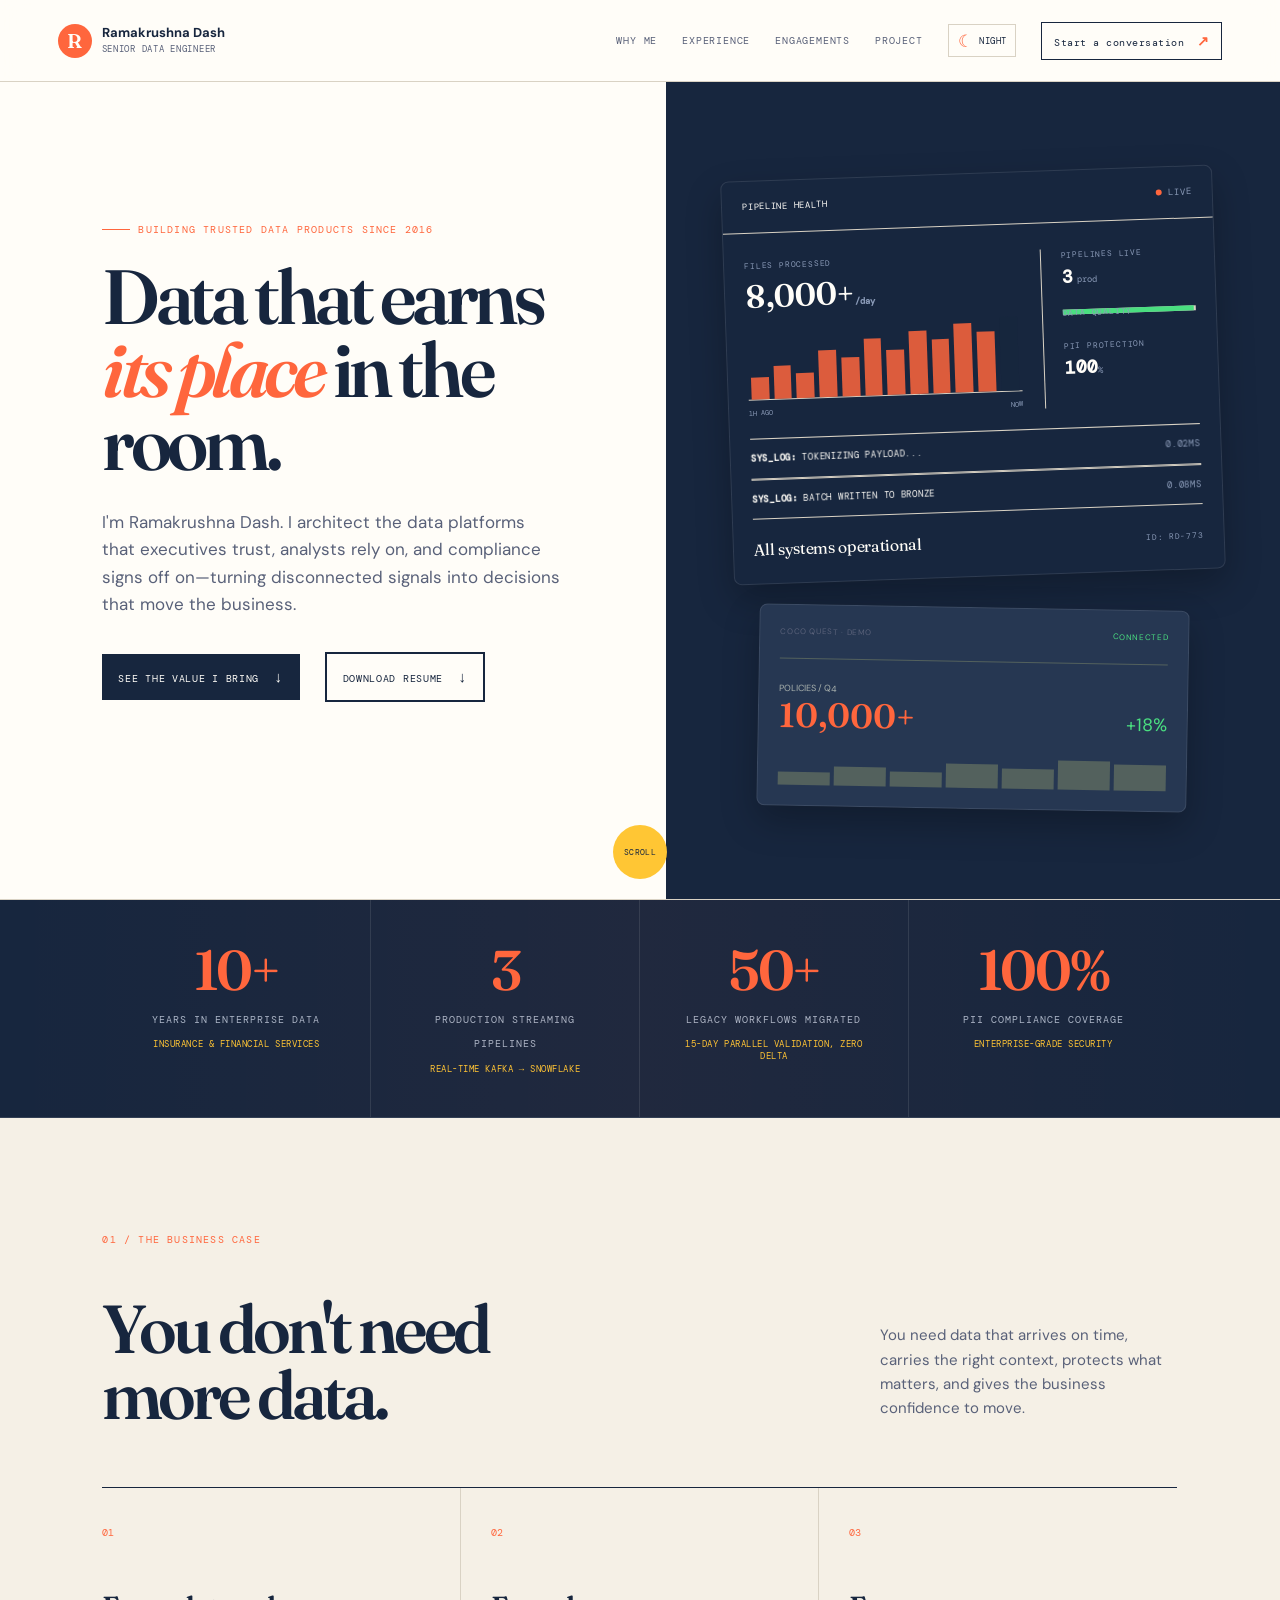
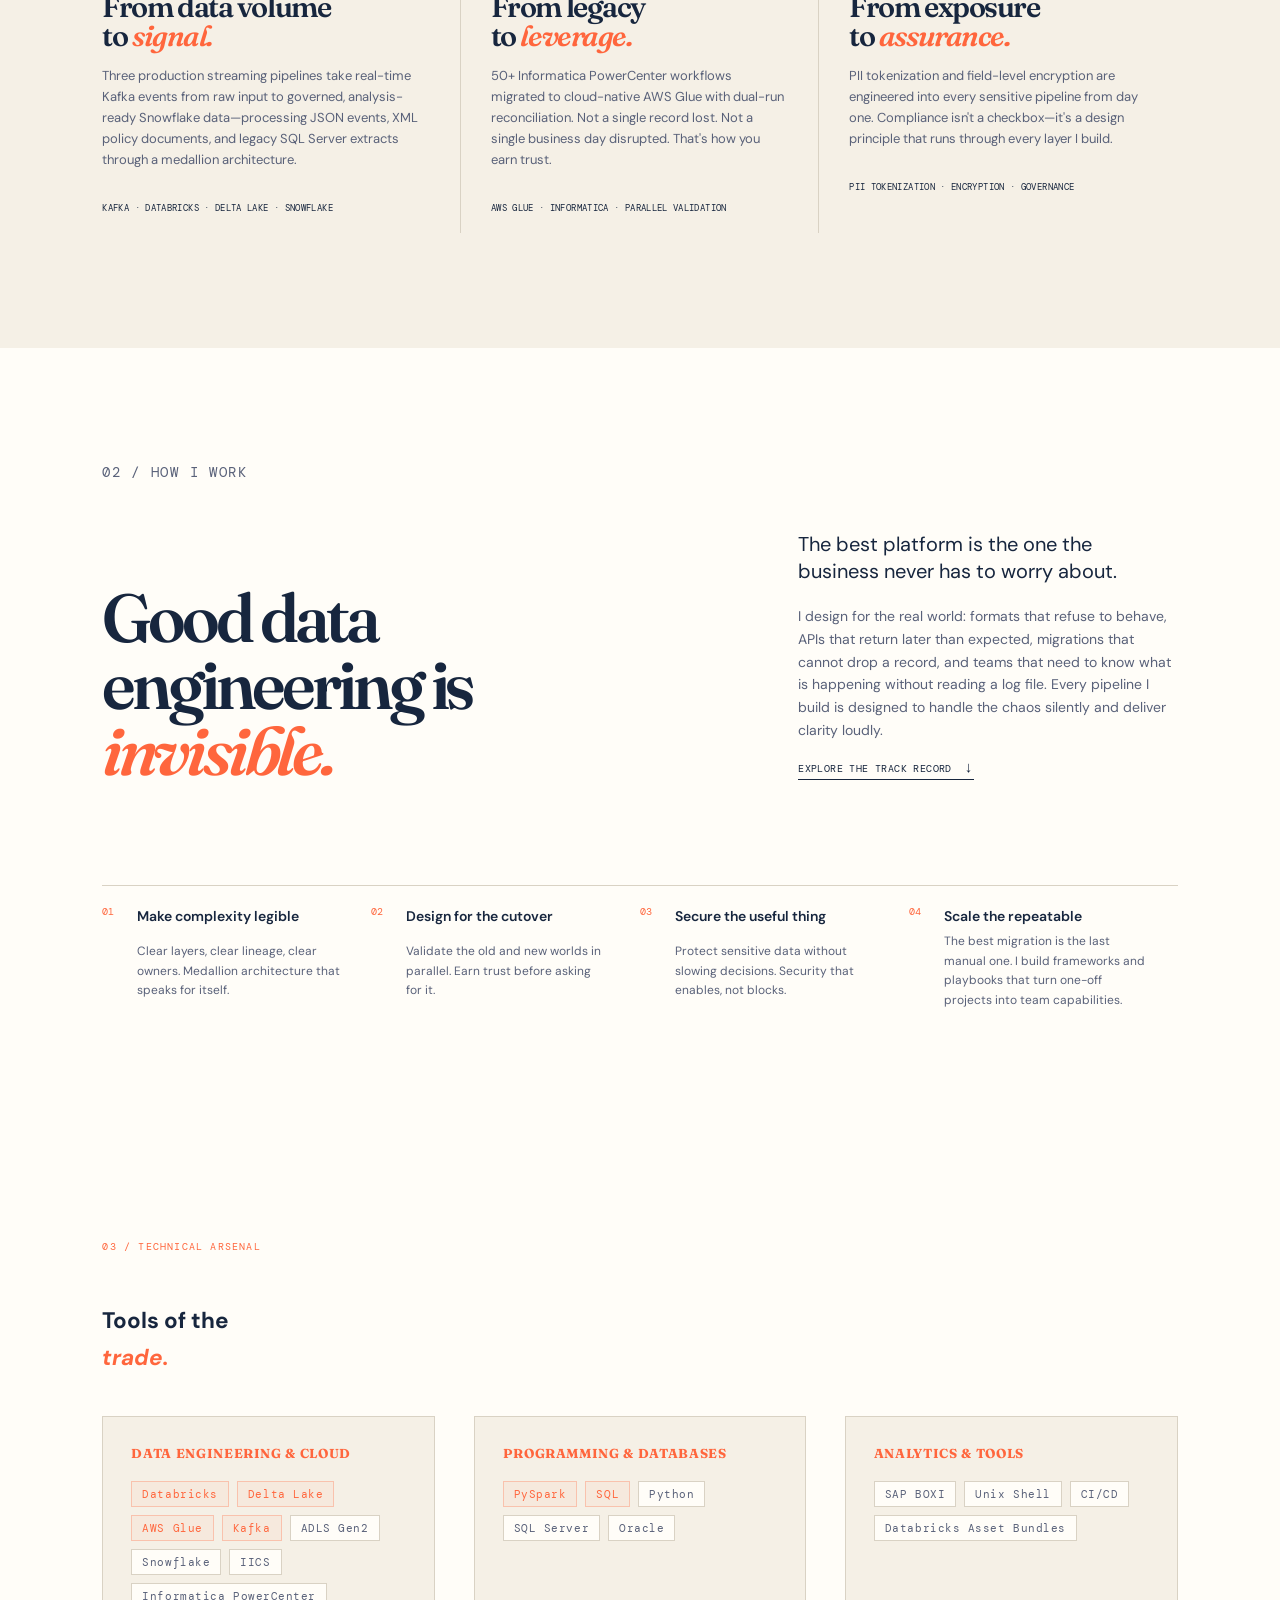
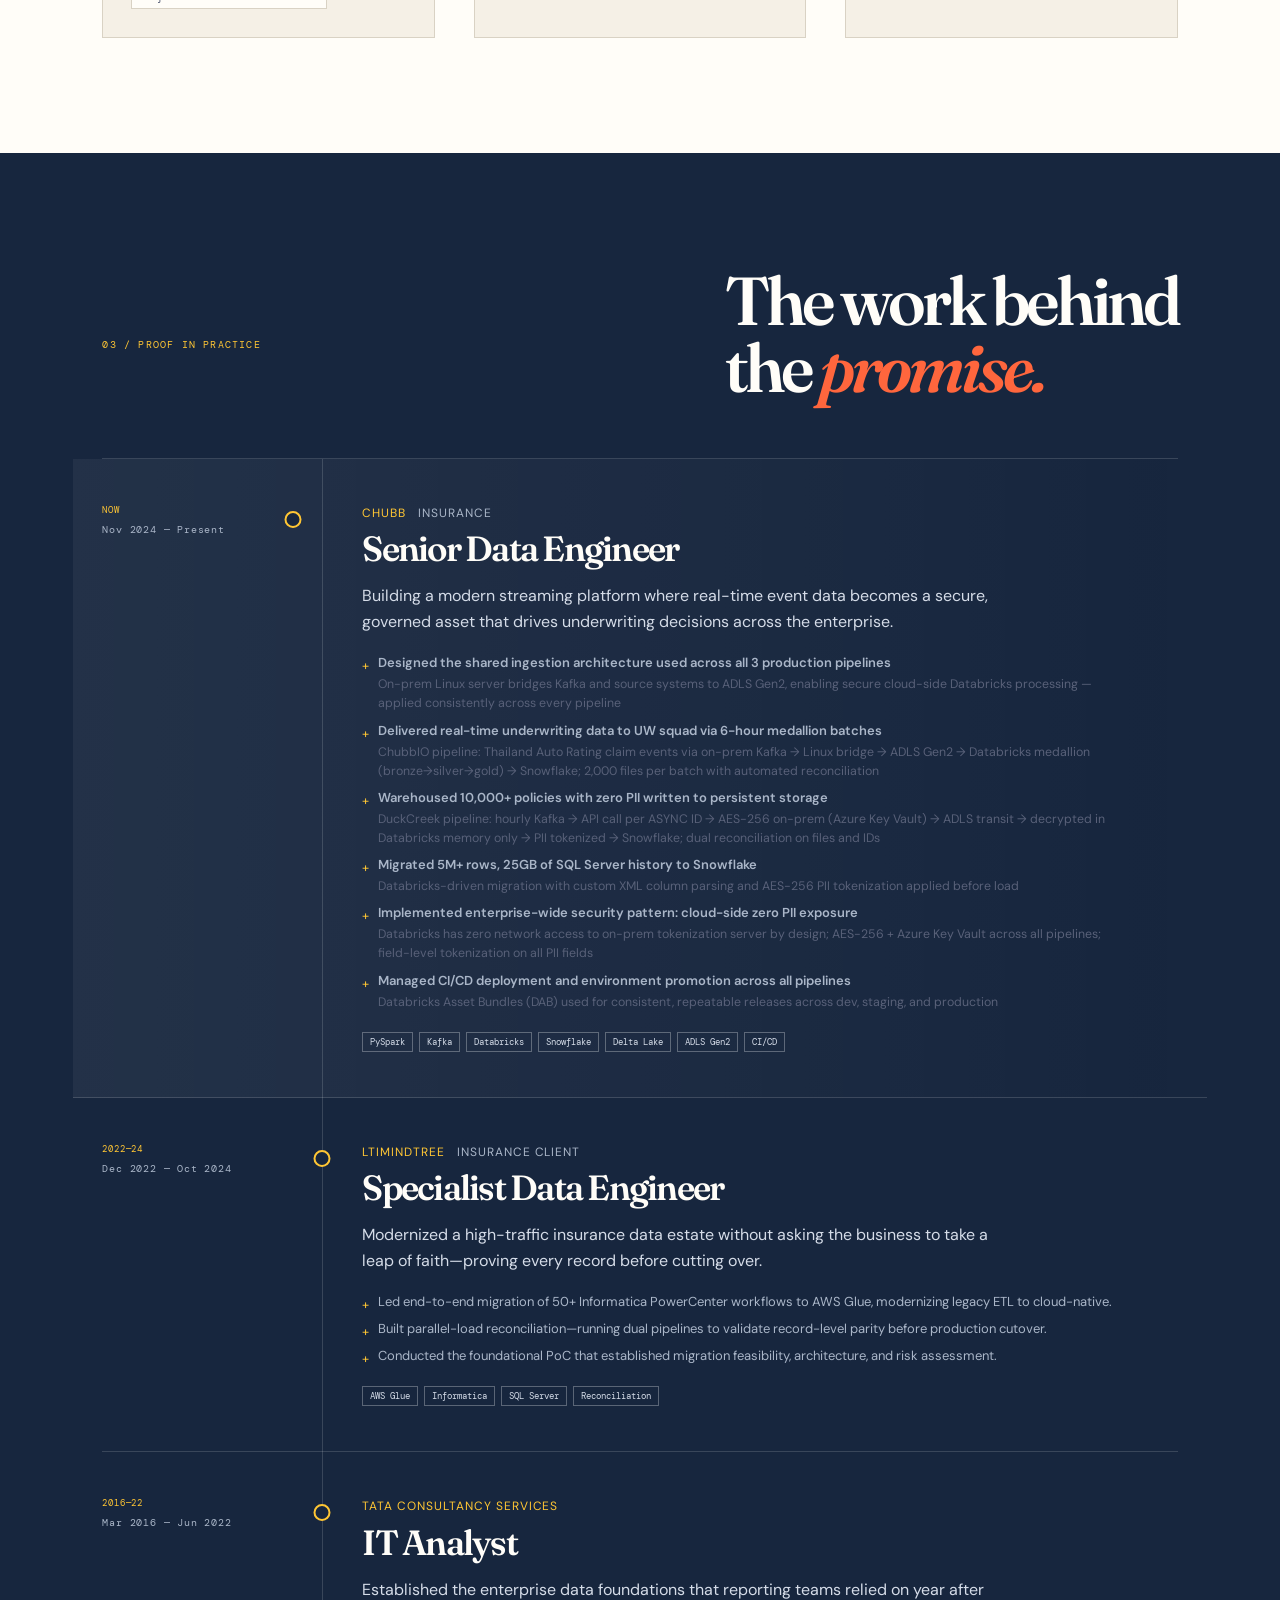
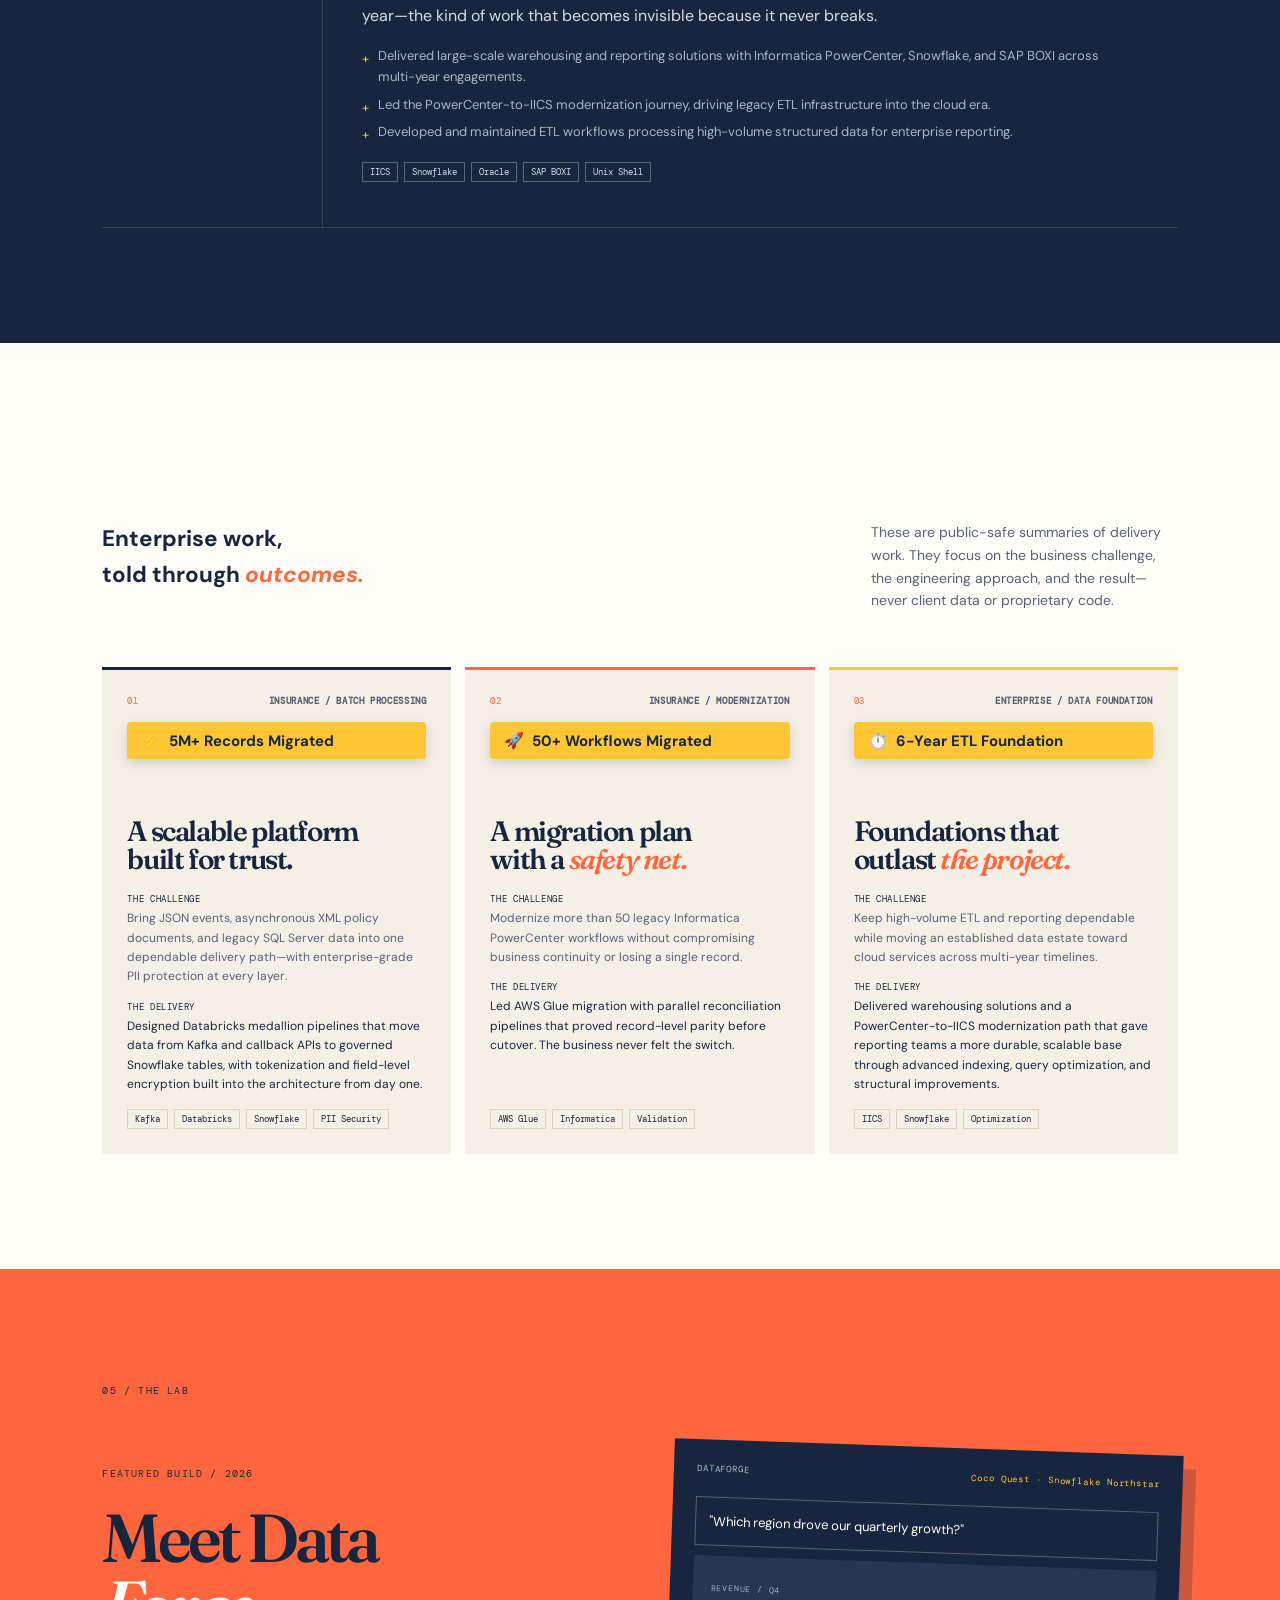
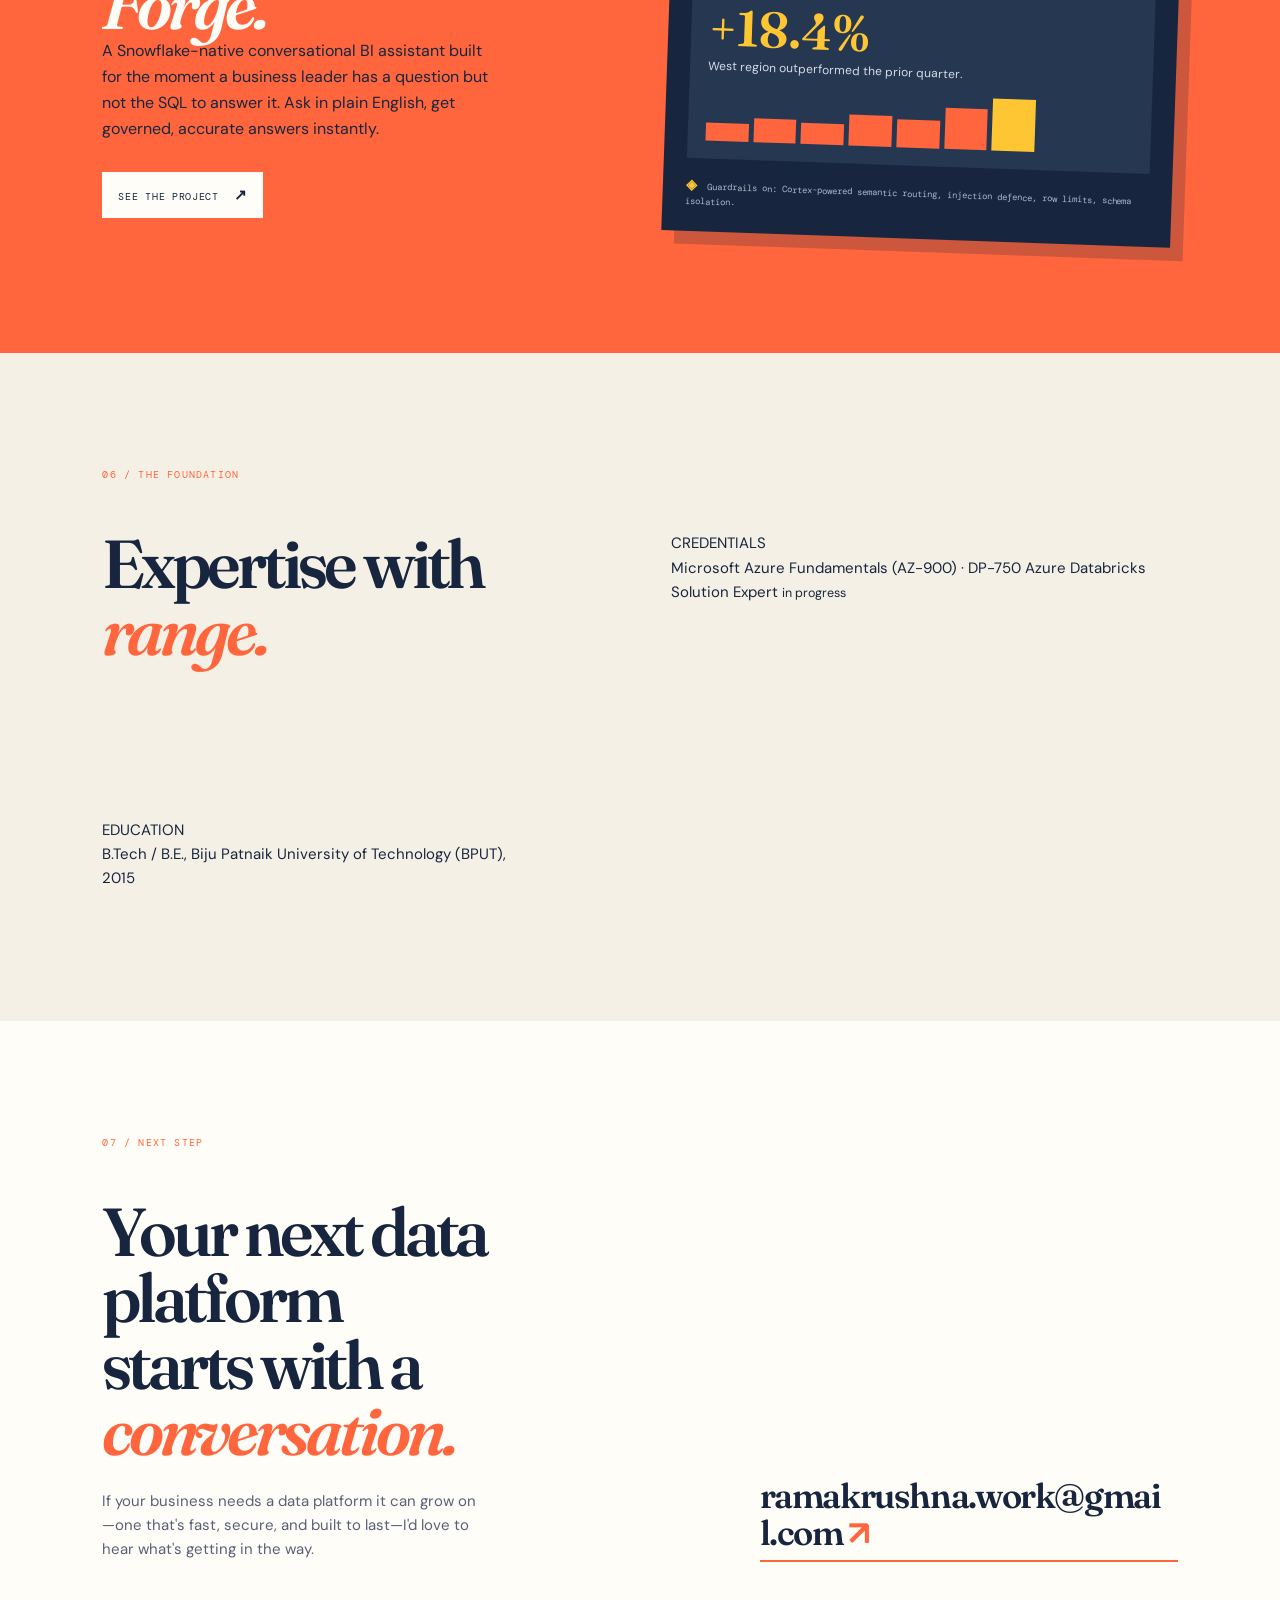
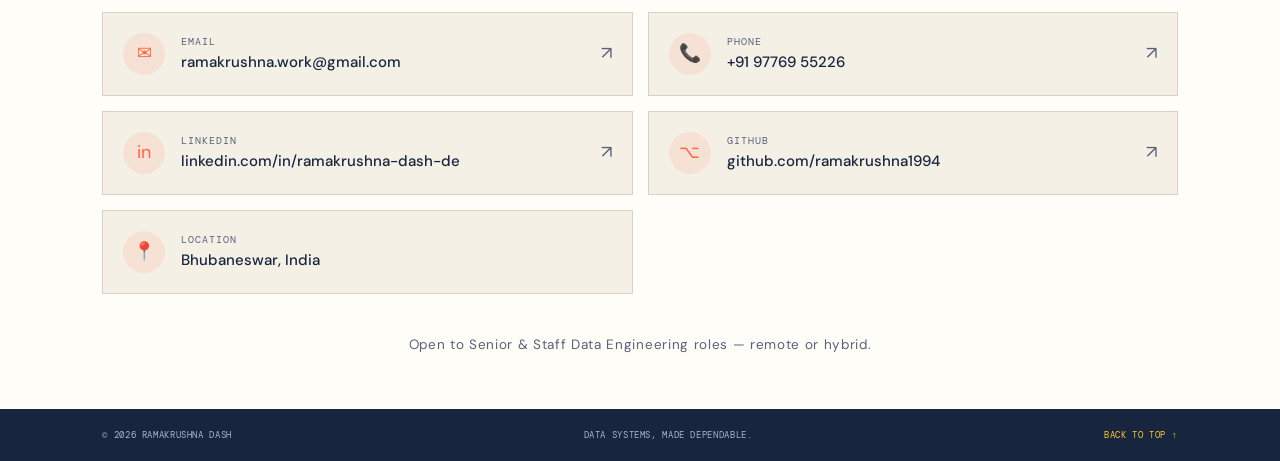
<file: index.html>
<!doctype html>
<html lang="en">
<head>
  <meta charset="UTF-8">
  <meta name="viewport" content="width=device-width, initial-scale=1.0">
  <meta name="description" content="Ramakrushna Dash — Senior Data Engineer with 10 years building streaming platforms, lakehouse architectures, and PII-safe data systems on Databricks, Snowflake &amp; AWS.">
  <meta name="keywords" content="Data Engineer, Databricks, Snowflake, Kafka, PySpark, AWS Glue, Lakehouse, Streaming, PII Tokenization, ETL, Cloud Data Platform">
  <meta name="author" content="Ramakrushna Dash">
  <meta property="og:title" content="Ramakrushna Dash — Senior Data Engineer">
  <meta property="og:description" content="I architect the data platforms that executives trust, analysts rely on, and compliance signs off on.">
  <meta property="og:type" content="website">
  <title>Ramakrushna Dash — Data systems people can trust</title>
  <link rel="preconnect" href="https://fonts.googleapis.com">
  <link rel="preconnect" href="https://fonts.gstatic.com" crossorigin>
  <link href="https://fonts.googleapis.com/css2?family=DM+Mono:wght@400;500&family=DM+Sans:opsz,wght@9..40,400;9..40,500;9..40,600;9..40,700&family=Fraunces:opsz,wght@9..144,500;9..144,600;9..144,700&display=swap" rel="stylesheet">
  <link rel="stylesheet" href="bundle.css">
  <link rel="canonical" href="https://ramakrushna1994.github.io">
  <script type="application/ld+json">
  {
    "@context": "https://schema.org",
    "@type": "Person",
    "name": "Ramakrushna Dash",
    "jobTitle": "Senior Data Engineer",
    "url": "https://ramakrushna1994.github.io",
    "sameAs": [
      "https://linkedin.com/in/ramakrushna-dash-de",
      "https://github.com/ramakrushna1994"
    ],
    "worksFor": {
      "@type": "Organization",
      "name": "Chubb Insurance"
    },
    "knowsAbout": ["Data Engineering", "Databricks", "Snowflake", "Kafka", "PySpark", "AWS Glue", "Delta Lake"]
  }
  </script>
</head>
<body>
  <header class="header" id="top">
    <a class="brand" href="#top" aria-label="Ramakrushna Dash home"><span class="brand-mark">R</span><span>Ramakrushna Dash<small>Senior Data Engineer</small></span></a>
    <button class="menu-button" aria-controls="nav" aria-expanded="false" type="button"><i></i><i></i><span>Menu</span></button>
    <nav id="nav" aria-label="Main navigation">
      <a href="#case">Why me</a>
      <a href="#work">Experience</a>
      <a href="#engagements">Engagements</a>
      <a href="#lab">Project</a>
      <button class="theme-toggle" type="button" aria-label="Switch to dark mode" aria-pressed="false"><i>☾</i><span>Night</span></button>
      <a class="nav-button" href="#contact">Start a conversation <b>↗</b></a>
    </nav>
  </header>

  <main>
    <!-- ============================================================
         HERO
         ============================================================ -->
    <section class="hero">
      <div class="hero-copy">
        <p class="eyebrow"><span></span> Building trusted data products since 2016</p>
        <h1>Data that earns<br><em>its place</em> in the<br>room.</h1>
        <p class="hero-intro">I'm Ramakrushna Dash. I architect the data platforms that executives trust, analysts rely on, and compliance signs off on&mdash;turning disconnected signals into decisions that move the business.</p>
        <div class="hero-actions">
          <a class="button dark" href="#case">See the value I bring <b>↓</b></a>
          <a class="button outline" href="Ramakrushna_Dash_Resume.pdf" download="Ramakrushna_Dash_Resume.pdf">Download Resume <b>↓</b></a>
        </div>
      </div>
      <div class="hero-art" aria-label="Dashboard showing real-time telemetry of data pipelines">
        <div class="art-dashboard" aria-hidden="true">
          <div class="telemetry-top">
            <span>PIPELINE HEALTH</span>
            <b><i></i>LIVE</b>
          </div>
          <div class="telemetry-grid">
            <div class="telemetry-main">
              <small>Files Processed</small>
              <strong>8,000+<em>/day</em></strong>
              <div class="sparkline"><i></i><i></i><i></i><i></i><i></i><i></i><i></i><i></i><i></i><i></i><i></i><i></i></div>
              <div class="chart-axis"><span>1H AGO</span><span>NOW</span></div>
            </div>
            <div class="telemetry-side">
              <small>Pipelines Live</small>
              <strong>3<em> prod</em></strong>
              <small>Data Quality</small>
              <div class="health-bar"><i></i></div>
              <small>PII Protection</small>
              <strong>100<em>%</em></strong>
            </div>
          </div>
          <div class="telemetry-stream">
            <span><b>sys_log:</b> tokenizing payload...</span>
            <time>0.02ms</time>
          </div>
          <div class="telemetry-stream">
            <span><b>sys_log:</b> batch written to bronze</span>
            <time>0.08ms</time>
          </div>
          <div class="telemetry-footer">
            <span>All systems operational</span>
            <span>ID: RD-773</span>
          </div>
        </div>
        
        <div class="art-coco" aria-hidden="true">
          <div class="query-header"><span>COCO QUEST · DEMO</span><b>CONNECTED</b></div>
          <div class="result-row">
            <div>
              <span>POLICIES / Q4</span><br>
              <strong>10,000+</strong>
            </div>
            <b>+18%</b>
          </div>
          <div class="mini-bars"><i></i><i></i><i></i><i></i><i></i><i></i><i></i></div>
        </div>
      </div>
      <div class="hero-stamp" aria-label="Scroll down"><span>Scroll</span><i>↓</i></div>
    </section>

    <!-- ============================================================
         STATS RIBBON
         ============================================================ -->
    <section class="stats" aria-label="Key statistics">
      <div class="stats-grid reveal-group">
        <div class="stat">
          <span class="stat-number" data-target="10" data-suffix="+">10+</span>
          <span class="stat-label">Years in enterprise data</span>
          <span class="stat-sub">Insurance &amp; Financial Services</span>
        </div>
        <div class="stat">
          <span class="stat-number" data-target="3" data-suffix="">3</span>
          <span class="stat-label">Production streaming pipelines</span>
          <span class="stat-sub">Real-time Kafka → Snowflake</span>
        </div>
        <div class="stat">
          <span class="stat-number" data-target="50" data-suffix="+">50+</span>
          <span class="stat-label">Legacy workflows migrated</span>
          <span class="stat-sub">15-day parallel validation, zero delta</span>
        </div>
        <div class="stat">
          <span class="stat-number" data-target="100" data-suffix="%">100%</span>
          <span class="stat-label">PII compliance coverage</span>
          <span class="stat-sub">Enterprise-grade security</span>
        </div>
      </div>
    </section>

    <!-- ============================================================
         01 / THE BUSINESS CASE
         ============================================================ -->
    <section class="case section" id="case">
      <p class="section-no reveal">01 / THE BUSINESS CASE</p>
      <div class="case-title reveal">
        <h2>You don't need<br>more data.</h2>
        <p>You need data that arrives on time, carries the right context, protects what matters, and gives the business confidence to move.</p>
      </div>
      <div class="case-line reveal"></div>
      <div class="proof-grid reveal-group">
        <article>
          <span>01</span>
          <h3>From data volume<br>to <em>signal.</em></h3>
          <p>Three production streaming pipelines take real-time Kafka events from raw input to governed, analysis-ready Snowflake data&mdash;processing JSON events, XML policy documents, and legacy SQL Server extracts through a medallion architecture.</p>
          <b>Kafka · Databricks · Delta Lake · Snowflake</b>
        </article>
        <article>
          <span>02</span>
          <h3>From legacy<br>to <em>leverage.</em></h3>
          <p>50+ Informatica PowerCenter workflows migrated to cloud-native AWS Glue with dual-run reconciliation. Not a single record lost. Not a single business day disrupted. That's how you earn trust.</p>
          <b>AWS Glue · Informatica · Parallel Validation</b>
        </article>
        <article>
          <span>03</span>
          <h3>From exposure<br>to <em>assurance.</em></h3>
          <p>PII tokenization and field-level encryption are engineered into every sensitive pipeline from day one. Compliance isn't a checkbox&mdash;it's a design principle that runs through every layer I build.</p>
          <b>PII Tokenization · Encryption · Governance</b>
        </article>
      </div>
    </section>

    <!-- ============================================================
         02 / HOW I WORK
         ============================================================ -->
    <section class="manifesto section">
      <p class="section-no reveal">02 / HOW I WORK</p>
      <div class="manifesto-grid reveal">
        <h2>Good data<br>engineering is<br><em>invisible.</em></h2>
        <div>
          <p class="lead">The best platform is the one the business never has to worry about.</p>
          <p>I design for the real world: formats that refuse to behave, APIs that return later than expected, migrations that cannot drop a record, and teams that need to know what is happening without reading a log file. Every pipeline I build is designed to handle the chaos silently and deliver clarity loudly.</p>
          <a class="underlink" href="#work">Explore the track record <b>↓</b></a>
        </div>
      </div>
      <div class="principles reveal-group">
        <div><b>01</b><span>Make complexity legible</span><p>Clear layers, clear lineage, clear owners. Medallion architecture that speaks for itself.</p></div>
        <div><b>02</b><span>Design for the cutover</span><p>Validate the old and new worlds in parallel. Earn trust before asking for it.</p></div>
        <div><b>03</b><span>Secure the useful thing</span><p>Protect sensitive data without slowing decisions. Security that enables, not blocks.</p></div>
        <div><b>04</b><span>Scale the repeatable</span><p>The best migration is the last manual one. I build frameworks and playbooks that turn one-off projects into team capabilities.</p></div>
      </div>
    </section>

    <!-- ============================================================
         03 / TECHNICAL ARSENAL
         ============================================================ -->
    <section class="skills section" id="skills">
      <div class="section-no reveal">03 / TECHNICAL ARSENAL</div>
      <h2 class="reveal">Tools of the<br><em>trade.</em></h2>
      <div class="skills-grid reveal-group">
        <div class="skill-category">
          <div class="sk-cat-title">Data Engineering & Cloud</div>
          <div class="skill-tags">
            <span class="skill-tag hot">Databricks</span>
            <span class="skill-tag hot">Delta Lake</span>
            <span class="skill-tag hot">AWS Glue</span>
            <span class="skill-tag hot">Kafka</span>
            <span class="skill-tag">ADLS Gen2</span>
            <span class="skill-tag">Snowflake</span>
            <span class="skill-tag">IICS</span>
            <span class="skill-tag">Informatica PowerCenter</span>
          </div>
        </div>
        <div class="skill-category">
          <div class="sk-cat-title">Programming & Databases</div>
          <div class="skill-tags">
            <span class="skill-tag hot">PySpark</span>
            <span class="skill-tag hot">SQL</span>
            <span class="skill-tag">Python</span>
            <span class="skill-tag">SQL Server</span>
            <span class="skill-tag">Oracle</span>
          </div>
        </div>
        <div class="skill-category">
          <div class="sk-cat-title">Analytics & Tools</div>
          <div class="skill-tags">
            <span class="skill-tag">SAP BOXI</span>
            <span class="skill-tag">Unix Shell</span>
            <span class="skill-tag">CI/CD</span>
            <span class="skill-tag">Databricks Asset Bundles</span>
          </div>
        </div>
      </div>
    </section>

    <!-- ============================================================
         04 / EXPERIENCE
         ============================================================ -->
    <section class="work section" id="work">
      <div class="work-heading reveal">
        <p class="section-no">03 / PROOF IN PRACTICE</p>
        <h2>The work behind<br>the <em>promise.</em></h2>
      </div>
      <div class="experience reveal-group">
        <article class="experience-card featured">
          <div class="experience-meta"><span>NOW</span><time>Nov 2024 — Present</time></div>
          <div>
            <p class="company">Chubb <span>Insurance</span></p>
            <h3>Senior Data Engineer</h3>
            <p class="outcome">Building a modern streaming platform where real-time event data becomes a secure, governed asset that drives underwriting decisions across the enterprise.</p>
            <ul>
              <li>
                <strong>Designed the shared ingestion architecture used across all 3 production pipelines</strong>
                <span class="mechanism">On-prem Linux server bridges Kafka and source systems to ADLS Gen2, enabling secure cloud-side Databricks processing — applied consistently across every pipeline</span>
              </li>
              <li>
                <strong>Delivered real-time underwriting data to UW squad via 6-hour medallion batches</strong>
                <span class="mechanism">ChubbIO pipeline: Thailand Auto Rating claim events via on-prem Kafka → Linux bridge → ADLS Gen2 → Databricks medallion (bronze→silver→gold) → Snowflake; 2,000 files per batch with automated reconciliation</span>
              </li>
              <li>
                <strong>Warehoused 10,000+ policies with zero PII written to persistent storage</strong>
                <span class="mechanism">DuckCreek pipeline: hourly Kafka → API call per ASYNC ID → AES-256 on-prem (Azure Key Vault) → ADLS transit → decrypted in Databricks memory only → PII tokenized → Snowflake; dual reconciliation on files and IDs</span>
              </li>
              <li>
                <strong>Migrated 5M+ rows, 25GB of SQL Server history to Snowflake</strong>
                <span class="mechanism">Databricks-driven migration with custom XML column parsing and AES-256 PII tokenization applied before load</span>
              </li>
              <li>
                <strong>Implemented enterprise-wide security pattern: cloud-side zero PII exposure</strong>
                <span class="mechanism">Databricks has zero network access to on-prem tokenization server by design; AES-256 + Azure Key Vault across all pipelines; field-level tokenization on all PII fields</span>
              </li>
              <li>
                <strong>Managed CI/CD deployment and environment promotion across all pipelines</strong>
                <span class="mechanism">Databricks Asset Bundles (DAB) used for consistent, repeatable releases across dev, staging, and production</span>
              </li>
            </ul>
            <div class="chips"><span>PySpark</span><span>Kafka</span><span>Databricks</span><span>Snowflake</span><span>Delta Lake</span><span>ADLS Gen2</span><span>CI/CD</span></div>
          </div>
        </article>
        <article class="experience-card">
          <div class="experience-meta"><span>2022—24</span><time>Dec 2022 — Oct 2024</time></div>
          <div>
            <p class="company">LTIMindtree <span>Insurance client</span></p>
            <h3>Specialist Data Engineer</h3>
            <p class="outcome">Modernized a high-traffic insurance data estate without asking the business to take a leap of faith&mdash;proving every record before cutting over.</p>
            <ul>
              <li>Led end-to-end migration of 50+ Informatica PowerCenter workflows to AWS Glue, modernizing legacy ETL to cloud-native.</li>
              <li>Built parallel-load reconciliation&mdash;running dual pipelines to validate record-level parity before production cutover.</li>
              <li>Conducted the foundational PoC that established migration feasibility, architecture, and risk assessment.</li>
            </ul>
            <div class="chips"><span>AWS Glue</span><span>Informatica</span><span>SQL Server</span><span>Reconciliation</span></div>
          </div>
        </article>
        <article class="experience-card">
          <div class="experience-meta"><span>2016—22</span><time>Mar 2016 — Jun 2022</time></div>
          <div>
            <p class="company">Tata Consultancy Services</p>
            <h3>IT Analyst</h3>
            <p class="outcome">Established the enterprise data foundations that reporting teams relied on year after year&mdash;the kind of work that becomes invisible because it never breaks.</p>
            <ul>
              <li>Delivered large-scale warehousing and reporting solutions with Informatica PowerCenter, Snowflake, and SAP BOXI across multi-year engagements.</li>
              <li>Led the PowerCenter-to-IICS modernization journey, driving legacy ETL infrastructure into the cloud era.</li>
              <li>Developed and maintained ETL workflows processing high-volume structured data for enterprise reporting.</li>
            </ul>
            <div class="chips"><span>IICS</span><span>Snowflake</span><span>Oracle</span><span>SAP BOXI</span><span>Unix Shell</span></div>
          </div>
        </article>
      </div>
    </section>

    <!-- ============================================================
         05 / SELECTED ENGAGEMENTS
         ============================================================ -->
    <section class="engagements section" id="engagements">
      <p class="section-no reveal">05 / SELECTED ENGAGEMENTS</p>
      <div class="engagement-heading reveal">
        <h2>Enterprise work,<br>told through <em>outcomes.</em></h2>
        <p>These are public-safe summaries of delivery work. They focus on the business challenge, the engineering approach, and the result&mdash;never client data or proprietary code.</p>
      </div>
      <div class="engagement-grid reveal-group">
        <article class="engagement-card">
          <div class="engagement-top"><span>01</span><b>INSURANCE / BATCH PROCESSING</b></div>
          <div class="impact-metric"><i class="icon">⚡</i> 5M+ Records Migrated</div>
          <h3>A scalable platform<br>built for trust.</h3>
          <p class="challenge"><strong>The challenge</strong>Bring JSON events, asynchronous XML policy documents, and legacy SQL Server data into one dependable delivery path&mdash;with enterprise-grade PII protection at every layer.</p>
          <p class="result"><strong>The delivery</strong>Designed Databricks medallion pipelines that move data from Kafka and callback APIs to governed Snowflake tables, with tokenization and field-level encryption built into the architecture from day one.</p>
          <div class="chips"><span>Kafka</span><span>Databricks</span><span>Snowflake</span><span>PII Security</span></div>
        </article>
        <article class="engagement-card">
          <div class="engagement-top"><span>02</span><b>INSURANCE / MODERNIZATION</b></div>
          <div class="impact-metric"><i class="icon">🚀</i> 50+ Workflows Migrated</div>
          <h3>A migration plan<br>with a <em>safety net.</em></h3>
          <p class="challenge"><strong>The challenge</strong>Modernize more than 50 legacy Informatica PowerCenter workflows without compromising business continuity or losing a single record.</p>
          <p class="result"><strong>The delivery</strong>Led AWS Glue migration with parallel reconciliation pipelines that proved record-level parity before cutover. The business never felt the switch.</p>
          <div class="chips"><span>AWS Glue</span><span>Informatica</span><span>Validation</span></div>
        </article>
        <article class="engagement-card">
          <div class="engagement-top"><span>03</span><b>ENTERPRISE / DATA FOUNDATION</b></div>
          <div class="impact-metric"><i class="icon">⏱️</i> 6-Year ETL Foundation</div>
          <h3>Foundations that<br>outlast <em>the project.</em></h3>
          <p class="challenge"><strong>The challenge</strong>Keep high-volume ETL and reporting dependable while moving an established data estate toward cloud services across multi-year timelines.</p>
          <p class="result"><strong>The delivery</strong>Delivered warehousing solutions and a PowerCenter-to-IICS modernization path that gave reporting teams a more durable, scalable base through advanced indexing, query optimization, and structural improvements.</p>
          <div class="chips"><span>IICS</span><span>Snowflake</span><span>Optimization</span></div>
        </article>
      </div>
    </section>

    <!-- ============================================================
         05 / THE LAB
         ============================================================ -->
    <section class="lab section" id="lab">
      <p class="section-no reveal">05 / THE LAB</p>
      <div class="lab-layout reveal">
        <div>
          <p class="eyebrow">Featured build / 2026</p>
          <h2>Meet Data<br><em>Forge.</em></h2>
          <p>A Snowflake-native conversational BI assistant built for the moment a business leader has a question but not the SQL to answer it. Ask in plain English, get governed, accurate answers instantly.</p>
          <a class="button light" href="https://github.com/ramakrushna1994/Snowflake-BI-Assistant" target="_blank" rel="noopener">See the project <b>↗</b></a>
        </div>
        <div class="coco-card">
          <div class="coco-top"><span>DATAFORGE</span><b>Coco Quest · Snowflake Northstar</b></div>
          <div class="question">"Which region drove our quarterly growth?"</div>
          <div class="answer">
            <span>REVENUE / Q4</span>
            <strong>+18.4%</strong>
            <p>West region outperformed the prior quarter.</p>
            <div class="chart"><i></i><i></i><i></i><i></i><i></i><i></i><i></i></div>
          </div>
          <div class="guardrail"><b>◈</b> Guardrails on: Cortex-powered semantic routing, injection defence, row limits, schema isolation.</div>
        </div>
      </div>
    </section>

    <!-- ============================================================
         06 / CREDENTIALS
         ============================================================ -->
    <section class="credentials section">
      <p class="section-no reveal">06 / THE FOUNDATION</p>
      <div class="credentials-grid reveal">
        <h2>Expertise with<br><em>range.</em></h2>
          <div><span>CREDENTIALS</span><p>Microsoft Azure Fundamentals (AZ-900) · DP-750 Azure Databricks Solution Expert <small>in progress</small></p></div>
          <div><span>EDUCATION</span><p>B.Tech / B.E., Biju Patnaik University of Technology (BPUT), 2015</p></div>
        </div>
    </section>

    <!-- ============================================================
         07 / CONTACT
         ============================================================ -->
    <section class="contact section" id="contact">
      <p class="section-no reveal">07 / NEXT STEP</p>
      <div class="contact-main reveal">
        <div>
          <h2>Your next data platform<br>starts with a <em>conversation.</em></h2>
          <p>If your business needs a data platform it can grow on&mdash;one that's fast, secure, and built to last&mdash;I'd love to hear what's getting in the way.</p>
        </div>
        <a class="email" href="mailto:ramakrushna.work@gmail.com">ramakrushna.work@gmail.com <b>↗</b></a>
      </div>
      <div class="contact-grid reveal-group">
        <a href="mailto:ramakrushna.work@gmail.com" class="contact-link">
          <div class="cl-icon" aria-hidden="true">✉</div>
          <div class="cl-info">
            <div class="cl-label">EMAIL</div>
            <div class="cl-val">ramakrushna.work@gmail.com</div>
          </div>
          <div class="cl-arrow">↗</div>
        </a>
        <a href="tel:+919776955226" class="contact-link">
          <div class="cl-icon" aria-hidden="true">📞</div>
          <div class="cl-info">
            <div class="cl-label">PHONE</div>
            <div class="cl-val">+91 97769 55226</div>
          </div>
          <div class="cl-arrow">↗</div>
        </a>
        <a href="https://linkedin.com/in/ramakrushna-dash-de" target="_blank" rel="noopener" class="contact-link">
          <div class="cl-icon" aria-hidden="true">in</div>
          <div class="cl-info">
            <div class="cl-label">LINKEDIN</div>
            <div class="cl-val">linkedin.com/in/ramakrushna-dash-de</div>
          </div>
          <div class="cl-arrow">↗</div>
        </a>
        <a href="https://github.com/ramakrushna1994" target="_blank" rel="noopener" class="contact-link">
          <div class="cl-icon" aria-hidden="true">⌥</div>
          <div class="cl-info">
            <div class="cl-label">GITHUB</div>
            <div class="cl-val">github.com/ramakrushna1994</div>
          </div>
          <div class="cl-arrow">↗</div>
        </a>
        <div class="contact-link no-link">
          <div class="cl-icon" aria-hidden="true">📍</div>
          <div class="cl-info">
            <div class="cl-label">LOCATION</div>
            <div class="cl-val">Bhubaneswar, India</div>
          </div>
        </div>
      </div>
      <p class="availability">Open to Senior &amp; Staff Data Engineering roles &mdash; remote or hybrid.</p>
    </section>
  </main>

  <footer>
    <span>© 2026 Ramakrushna Dash</span>
    <span>Data systems, made dependable.</span>
    <a href="#top">Back to top ↑</a>
  </footer>

  <button class="back-to-top" aria-label="Back to top">↑</button>

  <script src="script.js" defer></script>
</body>
</html>
</file>
<file: bundle.css>
﻿:root{--ink:#17263e;--blue:#385a92;--cream:#f5f0e6;--paper:#fffdf8;--orange:#ff663d;--yellow:#ffc634;--coral:#ff663d;--acid:#4ade80;--line:#d9d2c4;--muted:#596179;--mono:'DM Mono',monospace;--sans:'DM Sans',sans-serif;--serif:'Fraunces',Georgia,serif;--ease-out-expo:cubic-bezier(0.16,1,0.3,1);--ease-out-quint:cubic-bezier(0.22,1,0.36,1);}@keyframes fadeInUp{from{opacity:0;transform:translateY(38px);}to{opacity:1;transform:translateY(0);}}@keyframes fadeIn{from{opacity:0;}to{opacity:1;}}@keyframes slideInLeft{from{opacity:0;transform:translateX(-30px);}to{opacity:1;transform:translateX(0);}}@keyframes slideInRight{from{opacity:0;transform:translateX(30px);}to{opacity:1;transform:translateX(0);}}@keyframes orbitSpin{from{transform:rotate(0deg);}to{transform:rotate(360deg);}}@keyframes pulseGlow{0%,100%{box-shadow:0 0 0 15px rgba(255,102,61,.12);}50%{box-shadow:0 0 0 28px rgba(255,102,61,.06),0 0 40px rgba(255,102,61,.15);}}@keyframes floatY{0%,100%{transform:translateY(0);}50%{transform:translateY(-10px);}}@keyframes floatYSlow{0%,100%{transform:translateY(0);}50%{transform:translateY(-6px);}}@keyframes shimmer{0%{background-position:-200% center;}100%{background-position:200% center;}}@keyframes scrollBounce{0%,100%{transform:translateY(0) rotate(-12deg);}50%{transform:translateY(10px) rotate(-12deg);}}@keyframes routePulse{0%,100%{opacity:.7;}50%{opacity:1;}}@keyframes countUp{from{opacity:0;transform:translateY(14px);}to{opacity:1;transform:translateY(0);}}@keyframes lineGrow{from{transform:scaleX(0);}to{transform:scaleX(1);}}@keyframes chipFloat{0%,100%{transform:translateY(0);}50%{transform:translateY(-3px);}}*{box-sizing:border-box;}html{scroll-behavior:smooth;}body{margin:0;background:var(--paper);color:var(--ink);font-family:var(--sans);font-size:15px;line-height:1.62;overflow-x:hidden;}a{color:inherit;text-decoration:none;}.header{height:82px;display:flex;align-items:center;justify-content:space-between;padding:0 4.5vw;border-bottom:1px solid var(--line);background:rgba(255,253,248,.88);backdrop-filter:blur(14px);-webkit-backdrop-filter:blur(14px);position:sticky;top:0;z-index:20;transition:background .3s,box-shadow .3s;}.header.scrolled{box-shadow:0 2px 24px rgba(23,38,62,.07);}.brand{display:flex;align-items:center;gap:10px;font-size:13px;font-weight:700;line-height:1.05;}.brand-mark{display:grid;place-items:center;width:34px;height:34px;border-radius:50%;background:var(--orange);color:var(--paper);font:600 20px var(--serif);transition:transform .3s var(--ease-out-expo),box-shadow .3s;}.brand:hover .brand-mark{transform:scale(1.1) rotate(-8deg);box-shadow:0 4px 18px rgba(255,102,61,.3);}.brand small{display:block;color:var(--muted);font:9px var(--mono);letter-spacing:.08em;text-transform:uppercase;margin-top:4px;}nav{display:flex;gap:25px;align-items:center;}nav>a:not(.nav-button){font:10px var(--mono);letter-spacing:.08em;text-transform:uppercase;color:var(--muted);position:relative;transition:color .25s;}nav>a:not(.nav-button)::after{content:'';position:absolute;left:0;bottom:-4px;width:0;height:1px;background:var(--orange);transition:width .3s var(--ease-out-expo);}nav>a:not(.nav-button):hover{color:var(--orange);}nav>a:not(.nav-button):hover::after{width:100%;}nav>a:not(.nav-button).active{color:var(--orange);}nav>a:not(.nav-button).active::after{width:100%;}.nav-button{font:10px var(--mono);letter-spacing:.05em;border:1px solid var(--ink);padding:9px 12px;transition:background .25s,color .25s,transform .2s,box-shadow .2s;}.nav-button:hover{background:var(--ink);color:var(--paper);transform:translateY(-2px);box-shadow:0 4px 12px rgba(23,38,62,.18);}.nav-button b{color:var(--orange);font-size:14px;margin-left:6px;}.menu-button{display:none;}.hero{min-height:calc(100vh - 82px);display:grid;grid-template-columns:1.04fr .96fr;position:relative;border-bottom:1px solid var(--line);}.hero-copy{padding:clamp(74px,11vw,150px) 8vw clamp(95px,11vw,142px);position:relative;}.eyebrow,.section-no{font:10px var(--mono);letter-spacing:.12em;text-transform:uppercase;}.eyebrow{color:var(--orange);margin:0 0 25px;}.hero .eyebrow{display:flex;align-items:center;gap:8px;animation:slideInLeft .8s var(--ease-out-expo) both;}.hero .eyebrow span{display:block;width:28px;height:1px;background:var(--orange);}h1,h2,h3,p{margin-top:0;}.hero h1{font:600 clamp(50px,6vw,88px)/.95 var(--serif);letter-spacing:-.058em;margin:0;color:var(--ink);animation:fadeInUp .9s var(--ease-out-expo) .1s both;}.hero h1 em,h2 em{color:var(--orange);font-style:italic;}.hero-intro{max-width:460px;font-size:17px;color:var(--muted);margin:29px 0 33px;animation:fadeInUp .9s var(--ease-out-expo) .25s both;}.hero-actions{display:flex;align-items:center;gap:25px;animation:fadeInUp .9s var(--ease-out-expo) .4s both;}.button{display:inline-block;font:10px var(--mono);letter-spacing:.07em;text-transform:uppercase;padding:13px 16px;transition:background .25s,color .25s,transform .2s,box-shadow .2s;}.button b{font-size:15px;margin-left:8px;}.button.dark{background:var(--ink);color:var(--paper);}.button.dark:hover{background:var(--orange);transform:translateY(-2px);box-shadow:0 6px 20px rgba(255,102,61,.25);}.button.outline{background:transparent;border:2px solid var(--ink);color:var(--ink);}.button.outline:hover{background:var(--orange);border-color:var(--orange);color:var(--paper);transform:translateY(-2px);box-shadow:0 6px 20px rgba(255,102,61,.25);}.underlink{font:10px var(--mono);letter-spacing:.04em;text-transform:uppercase;border-bottom:1px solid var(--ink);padding-bottom:4px;transition:color .25s,border-color .25s;}.underlink b{font-size:15px;margin-left:6px;}.underlink:hover{color:var(--orange);border-color:var(--orange);}.hero-art{background:var(--ink);position:relative;overflow:hidden;color:var(--paper);min-height:560px;animation:fadeIn 1s var(--ease-out-expo) .2s both;display:flex;flex-direction:column;justify-content:center;}.art-dashboard{background:var(--ink);border:1px solid rgba(255,255,255,.1);border-radius:8px;width:80%;margin:0 auto 30px;box-shadow:0 15px 35px rgba(0,0,0,.25);transform:rotate(-2deg);animation:floatY 6s ease-in-out infinite;}.art-coco{background:#263752;border:1px solid rgba(255,255,255,.1);border-radius:8px;width:70%;margin:0 auto;padding:20px;box-shadow:0 15px 35px rgba(0,0,0,.25);transform:rotate(1deg);animation:floatYSlow 7s ease-in-out infinite .5s;}.art-foot{position:absolute;left:10%;right:10%;bottom:7%;padding-top:14px;border-top:1px solid rgba(255,255,255,.2);display:flex;justify-content:space-between;font:8px var(--mono);letter-spacing:.1em;color:#aab6c8;z-index:2;}.art-foot b{color:var(--yellow);font-weight:400;}.hero-stamp{position:absolute;bottom:20px;left:calc(50% - 27px);width:54px;height:54px;border-radius:50%;background:var(--yellow);display:grid;place-items:center;z-index:3;text-align:center;color:var(--ink);animation:scrollBounce 2s ease-in-out infinite;cursor:pointer;transition:background .25s,transform .25s;}.hero-stamp:hover{background:var(--orange);color:var(--paper);}.hero-stamp span{font:8px var(--mono);text-transform:uppercase;letter-spacing:.05em;}.hero-stamp i{display:none;}.stats{background:var(--ink);padding:0 8vw;border-bottom:1px solid rgba(255,255,255,.12);position:relative;overflow:hidden;}.stats::before{content:'';position:absolute;inset:0;background:linear-gradient(90deg,transparent,rgba(255,102,61,.04),transparent);pointer-events:none;}.stats-grid{display:grid;grid-template-columns:repeat(4,1fr);gap:0;}.stat{padding:42px 30px;border-right:1px solid rgba(255,255,255,.1);color:var(--paper);text-align:center;opacity:0;transform:translateY(20px);transition:opacity .6s var(--ease-out-expo),transform .6s var(--ease-out-expo);}.stat:last-child{border-right:0;}.stat.visible{opacity:1;transform:translateY(0);}.stat-number{font:600 clamp(36px,4.5vw,56px)/1 var(--serif);color:var(--orange);letter-spacing:-.04em;display:block;margin-bottom:8px;}.stat-label{font:10px var(--mono);letter-spacing:.1em;text-transform:uppercase;color:#aab6c8;}.stat-sub{font:9px var(--mono);color:var(--yellow);letter-spacing:.06em;text-transform:uppercase;margin-top:8px;display:block;}.section{padding:115px 8vw;}.section-no{color:var(--orange);margin:0 0 50px;}.reveal{opacity:0;transform:translateY(30px);transition:opacity .8s var(--ease-out-expo),transform .8s var(--ease-out-expo);}.reveal.visible{opacity:1;transform:translateY(0);}.case{background:var(--cream);}.case-title{display:grid;grid-template-columns:1fr .44fr;gap:8vw;align-items:end;}.case h2,.manifesto h2,.work h2,.lab h2,.credentials h2,.contact h2{font:600 clamp(43px,5.3vw,75px)/.98 var(--serif);letter-spacing:-.06em;margin:0;}.case-title p{color:var(--muted);margin:0 0 8px;}.case-line{height:1px;background:var(--ink);margin:58px 0 0;transform-origin:left;}.case-line.visible{animation:lineGrow .8s var(--ease-out-expo) both;}.proof-grid{display:grid;grid-template-columns:repeat(3,1fr);gap:0;}.proof-grid article{padding:31px 30px 15px;border-right:1px solid var(--line);min-height:305px;transition:background .3s;}.proof-grid article:hover{background:rgba(255,102,61,.04);}.proof-grid article:first-child{padding-left:0;}.proof-grid article:last-child{border:0;}.proof-grid span{font:10px var(--mono);color:var(--orange);}.proof-grid h3{font:600 29px/1 var(--serif);letter-spacing:-.05em;margin:49px 0 15px;}.proof-grid h3 em{color:var(--orange);font-style:italic;}.proof-grid p{font-size:13px;color:var(--muted);margin-bottom:24px;}.proof-grid b{font:9px var(--mono);text-transform:uppercase;letter-spacing:.04em;}.manifesto{background:var(--paper);}.manifesto-grid{display:grid;grid-template-columns:1fr .7fr;gap:12vw;align-items:end;}.manifesto-grid>div{padding-bottom:5px;}.manifesto p{color:var(--muted);font-size:14px;}.manifesto .lead{color:var(--ink);font-size:20px;line-height:1.35;}.principles{display:grid;grid-template-columns:repeat(4,1fr);margin-top:100px;border-top:1px solid var(--line);}.principles>div{padding:19px 30px 0 0;display:grid;grid-template-columns:35px 1fr;transition:background .3s;}.principles>div:hover{background:rgba(255,102,61,.03);}.principles b{font:10px var(--mono);color:var(--orange);}.principles span{font-size:14px;font-weight:600;}.principles p{grid-column:2;font-size:12px;margin:5px 0 0;color:var(--muted);}.work{background:var(--ink);color:var(--paper);}.work .section-no{color:var(--yellow);}.work-heading{display:flex;justify-content:space-between;align-items:end;margin-bottom:57px;}.experience{position:relative;border-top:1px solid rgba(255,255,255,.15);}.experience::before{content:'';position:absolute;left:220px;top:0;bottom:0;width:1px;background:rgba(255,255,255,.15);}.experience-card{display:grid;grid-template-columns:180px 1fr;gap:80px;padding:45px 0;border-bottom:1px solid rgba(255,255,255,.15);transition:background .3s;position:relative;}.experience-card::after{content:'';position:absolute;left:220px;top:52px;width:13px;height:13px;border-radius:50%;border:2px solid var(--yellow);background:var(--ink);transform:translateX(-50%);z-index:2;}.experience-card.featured{background:linear-gradient(90deg,rgba(255,255,255,.055),transparent);margin-inline:-2.3vw;padding-inline:2.3vw;position:relative;}.experience-card.featured::before{content:'';position:absolute;left:0;top:0;bottom:0;width:3px;background:linear-gradient(180deg,var(--orange),var(--yellow));opacity:0;transition:opacity .4s;}.experience-card.featured:hover::before{opacity:1;}.experience-meta{font:10px var(--mono);letter-spacing:.08em;color:#aab6c8;}.experience-meta span{color:var(--yellow);display:block;font-size:9px;margin-bottom:7px;}.company{font-size:12px;text-transform:uppercase;letter-spacing:.08em;color:var(--yellow);margin:0 0 8px;}.company span{color:#aab6c8;margin-left:8px;}.experience-card h3{font:600 35px/1 var(--serif);letter-spacing:-.05em;margin:0;}.outcome{max-width:650px;color:#d5dce8;font-size:16px;margin:17px 0;}.experience-card ul{list-style:none;padding:0;margin:0;max-width:750px;color:#aab6c8;font-size:13px;}.experience-card li{margin:6px 0;padding-left:16px;position:relative;}.experience-card li::before{content:'+';color:var(--yellow);position:absolute;left:0;top:3px;}.experience-card li strong{display:block;font-weight:600;margin-bottom:2px;}.experience-card li .mechanism{display:block;color:var(--muted);font-size:0.95em;line-height:1.55;}.chips{display:flex;flex-wrap:wrap;gap:6px;margin-top:20px;}.chips span{font:9px var(--mono);border:1px solid rgba(255,255,255,.29);padding:3px 7px;color:#d5dce8;transition:border-color .3s,color .3s,transform .2s;}.chips span:hover{border-color:var(--orange);color:var(--orange);transform:translateY(-2px);}.lab{background:var(--orange);color:var(--ink);}.lab .section-no,.lab .eyebrow{color:var(--ink);}.lab-layout{display:grid;grid-template-columns:.86fr 1fr;gap:10vw;align-items:center;}.lab h2 em{color:var(--paper);}.lab-layout>div>p:not(.eyebrow){max-width:390px;font-size:16px;}.button.light{background:var(--paper);margin-top:14px;}.button.light:hover{background:var(--ink);color:var(--paper);transform:translateY(-2px);box-shadow:0 6px 20px rgba(23,38,62,.25);}.coco-card{background:var(--ink);color:var(--paper);padding:23px;box-shadow:13px 13px 0 rgba(23,38,62,.22);transform:rotate(2deg);transition:transform .4s var(--ease-out-expo),box-shadow .4s;}.coco-card:hover{transform:rotate(0deg) translateY(-5px);box-shadow:18px 18px 0 rgba(23,38,62,.3);}.coco-top{display:flex;justify-content:space-between;color:#aab6c8;font:9px var(--mono);letter-spacing:.1em;}.coco-top b{color:var(--yellow);font-weight:400;}.question{border:1px solid rgba(255,255,255,.27);padding:13px;font-size:13px;margin:22px 0 10px;}.answer{background:#263752;padding:18px;}.answer span{font:8px var(--mono);color:#aab6c8;letter-spacing:.1em;}.answer strong{font:600 50px/.95 var(--serif);color:var(--yellow);display:block;margin-top:7px;}.answer p{color:#d5dce8;font-size:12px;margin:4px 0 0;}.chart{height:52px;display:flex;gap:5px;align-items:end;margin-top:13px;}.chart i{display:block;width:10%;background:var(--orange);height:35%;transition:height .4s var(--ease-out-expo);}.chart i:nth-child(2){height:47%;}.chart i:nth-child(3){height:41%;}.chart i:nth-child(4){height:61%;}.chart i:nth-child(5){height:55%;}.chart i:nth-child(6){height:80%;}.chart i:nth-child(7){height:100%;background:var(--yellow);}.guardrail{font:9px/1.45 var(--mono);color:#aab6c8;margin-top:16px;}.guardrail b{color:var(--yellow);font-size:14px;margin-right:5px;}.credentials{background:var(--cream);}.credentials-grid{display:grid;grid-template-columns:.9fr 1.1fr;gap:12vw;}.credential-list>div{border-top:1px solid var(--ink);padding:15px 0 16px;transition:background .3s,padding-left .3s;}.credential-list>div:hover{background:rgba(255,102,61,.04);padding-left:12px;}.credential-list span{font:9px var(--mono);letter-spacing:.1em;color:var(--orange);}.credential-list p{font-size:15px;margin:5px 0 0;}.credential-list small{color:var(--muted);font:10px var(--mono);text-transform:uppercase;}.contact{background:var(--paper);padding-bottom:40px;}.contact-main{display:flex;justify-content:space-between;gap:8vw;align-items:end;}.contact-main>div>p{max-width:380px;color:var(--muted);font-size:15px;margin:24px 0 0;}.email{font:600 clamp(23px,2.7vw,38px)/1.08 var(--serif);letter-spacing:-.04em;border-bottom:2px solid var(--orange);padding-bottom:7px;word-break:break-all;transition:color .3s,border-color .3s;}.email:hover{color:var(--orange);}.email b{color:var(--orange);font-family:var(--sans);}.contact-foot{border-top:1px solid var(--line);margin-top:100px;padding-top:17px;display:flex;gap:30px;font:10px var(--mono);letter-spacing:.05em;color:var(--muted);}.contact-foot a{transition:color .25s;}.contact-foot a:hover{color:var(--orange);}footer{display:flex;justify-content:space-between;padding:20px 8vw;background:var(--ink);color:#aab6c8;font:9px var(--mono);letter-spacing:.07em;text-transform:uppercase;}footer a{color:var(--yellow);transition:color .25s;}footer a:hover{color:var(--orange);}.reveal-group>*{opacity:0;transform:translateY(20px);transition:opacity .7s ease,transform .7s ease;}.reveal-group.visible>*{opacity:1;transform:none;}.reveal-group.visible>*:nth-child(2){transition-delay:.1s;}.reveal-group.visible>*:nth-child(3){transition-delay:.2s;}.reveal-group.visible>*:nth-child(4){transition-delay:.3s;}.back-to-top{position:fixed;bottom:30px;right:30px;width:44px;height:44px;border-radius:50%;background:var(--orange);color:var(--paper);display:grid;place-items:center;font:18px var(--sans);z-index:15;opacity:0;transform:translateY(10px);transition:opacity .3s,transform .3s,background .2s;pointer-events:none;cursor:pointer;border:none;box-shadow:0 4px 15px rgba(255,102,61,.3);}.back-to-top.visible{opacity:1;transform:translateY(0);pointer-events:auto;}.back-to-top:hover{background:var(--ink);box-shadow:0 4px 15px rgba(23,38,62,.3);}.source-three{left:14%;top:78%;animation:floatY 7s ease-in-out infinite 1.5s;width:72px;height:72px;border-color:rgba(255,255,255,.35);}.route-four{width:160px;left:22%;top:76%;transform:rotate(-35deg);background:rgba(255,255,255,.25);animation-delay:1.5s;}.medallion{position:absolute;left:36%;bottom:44%;z-index:4;display:flex;gap:2px;animation:fadeIn 1.5s var(--ease-out-expo) 1s both;}.medallion span{font:7px var(--mono);letter-spacing:.08em;text-transform:uppercase;padding:4px 7px;border:1px solid rgba(255,255,255,.2);color:#aab6c8;background:rgba(23,38,62,.85);transition:border-color .3s,color .3s;}.medallion span:first-child{border-color:#cd7f32;color:#cd7f32;}.medallion span:nth-child(2){border-color:#c0c0c0;color:#c0c0c0;}.medallion span:last-child{border-color:var(--yellow);color:var(--yellow);}.skills{background:var(--paper);color:var(--ink);}.skills-grid{display:grid;grid-template-columns:repeat(3,1fr);gap:3vw;margin-top:40px;}.skill-category{background:var(--cream);padding:28px;border:1px solid var(--line);transition:transform .3s,box-shadow .3s;}.skill-category:hover{transform:translateY(-3px);box-shadow:0 10px 30px rgba(0,0,0,0.05);}.sk-cat-title{font:700 13px var(--serif);letter-spacing:.05em;margin-bottom:20px;color:var(--orange);text-transform:uppercase;}.skill-tags{display:flex;flex-wrap:wrap;gap:8px;}.skill-tag{font:11px var(--mono);padding:5px 10px;border:1px solid var(--line);color:var(--muted);letter-spacing:.05em;transition:all .2s;background:var(--paper);}.skill-tag:hover{border-color:var(--orange);color:var(--orange);}.skill-tag.hot{border-color:rgba(255,102,61,.3);color:var(--orange);background:rgba(255,102,61,.05);}.impact-metric{font:700 15px var(--sans);color:#17263e;background:var(--yellow);display:inline-flex;align-items:center;gap:8px;padding:8px 14px;border-radius:4px;margin:15px 0;box-shadow:0 4px 12px rgba(0,0,0,0.15);}.impact-metric .icon{font-style:normal;font-size:16px;}.contact-grid{display:grid;grid-template-columns:repeat(2,1fr);gap:15px;margin-top:50px;}.contact-link{display:flex;align-items:center;gap:16px;padding:20px;border:1px solid var(--line);background:var(--cream);text-decoration:none;color:var(--ink);transition:all .25s;}.contact-link:hover{border-color:var(--orange);background:rgba(255,102,61,0.04);}.contact-link.no-link{cursor:default;}.contact-link.no-link:hover{border-color:var(--line);background:var(--cream);}.availability{margin-top:2.5rem;font-size:0.9em;color:var(--muted);text-align:center;letter-spacing:0.05em;}.cl-icon{width:42px;height:42px;background:rgba(255,102,61,0.1);color:var(--orange);display:flex;align-items:center;justify-content:center;font-size:18px;flex-shrink:0;transition:background .2s;border-radius:50%;}.contact-link:hover .cl-icon{background:rgba(255,102,61,0.2);}.cl-info{display:flex;flex-direction:column;}.cl-label{font:10px var(--mono);color:var(--muted);letter-spacing:.1em;margin-bottom:4px;}.cl-val{font:15px var(--sans);font-weight:500;}.cl-arrow{margin-left:auto;color:var(--muted);font-size:18px;transition:transform .25s,color .25s;}.contact-link:hover .cl-arrow{transform:translate(4px,-4px);color:var(--orange);}.grid-bg{position:absolute;inset:0;background-image:linear-gradient(rgba(255,255,255,0.02) 1px,transparent 1px),linear-gradient(90deg,rgba(255,255,255,0.02) 1px,transparent 1px);background-size:40px 40px;pointer-events:none;z-index:0;}@media (max-width:760px){.header{height:66px;padding:0 20px;}.brand{font-size:11px;}.brand-mark{width:30px;height:30px;}.menu-button{display:flex;align-items:center;gap:4px;border:0;background:none;color:var(--ink);font:9px var(--mono);text-transform:uppercase;cursor:pointer;}.menu-button i{display:block;width:16px;height:1px;background:var(--ink);}nav{display:none;position:absolute;top:65px;left:0;right:0;background:var(--paper);border-bottom:1px solid var(--line);padding:18px 20px;flex-direction:column;align-items:flex-start;gap:13px;}nav.open{display:flex;}.hero{grid-template-columns:1fr;}.hero-copy{padding:80px 24px 70px;}.hero h1{font-size:56px;}.hero-intro{font-size:15px;}.hero-art{height:470px;min-height:0;}.hero-stamp{left:auto;right:20px;bottom:calc(470px - 27px);}.source-one{left:13%;}.source-two{left:21%;top:68%;}.core{left:43%;}.destination{right:8%;bottom:21%;}.route-one{left:23%;}.route-two{left:55%;}.route-three{left:51%;}.source-three{left:10%;top:80%;width:62px;height:62px;}.medallion{left:28%;bottom:38%;}.route-four{left:17%;top:78%;}.section{padding:75px 24px;}.section-no{margin-bottom:33px;}.case-title,.manifesto-grid,.credentials-grid,.lab-layout{display:block;}.case-title p{margin-top:25px;}.proof-grid,.principles{display:block;}.proof-grid article,.proof-grid article:first-child{border-right:0;border-bottom:1px solid var(--line);padding:27px 0;min-height:0;}.proof-grid h3{margin:25px 0 13px;}.principles{margin-top:65px;}.principles>div{border-bottom:1px solid var(--line);padding:17px 0;}.work-heading{display:block;}.work-heading h2{margin-top:24px;}.experience-card{display:block;padding:28px 0;border-bottom:1px solid rgba(255,255,255,.15);}.experience::before,.experience-card::after{display:none;}.experience-card.featured{margin:0;padding-inline:0;}.experience-meta{margin-bottom:18px;padding-bottom:12px;border-bottom:1px solid rgba(255,255,255,.1);}.experience-card h3{font-size:30px;}.lab-layout>div>p:not(.eyebrow){margin-top:24px;}.coco-card{margin-top:48px;}.credentials h2{margin-bottom:42px;}.contact-main{display:block;}.email{display:inline-block;margin-top:45px;font-size:28px;}.contact-foot{margin-top:70px;display:grid;gap:8px;}footer{display:grid;gap:9px;padding:18px 24px;}.hero-actions{gap:16px;}.stats-grid{grid-template-columns:repeat(2,1fr);}.stat{padding:28px 18px;}.stat:nth-child(2){border-right:0;}.back-to-top{bottom:20px;right:20px;width:38px;height:38px;}}.telemetry-top,.telemetry-footer,.telemetry-stream{position:relative;z-index:2;display:flex;justify-content:space-between;align-items:center;font-family:var(--mono);font-size:9px;letter-spacing:.08em;text-transform:uppercase}.telemetry-top{padding:18px 20px;border-bottom:1px solid var(--line)}.telemetry-top b{font-weight:400;color:var(--muted)}.telemetry-top b i{display:inline-block;width:6px;height:6px;background:var(--coral);border-radius:50%;margin-right:7px}.telemetry-grid{position:relative;z-index:2;display:grid;grid-template-columns:1fr 34%;padding:26px 20px 20px}.telemetry-main{border-right:1px solid var(--line);padding-right:22px}.telemetry-grid small{display:block;font-family:var(--mono);font-size:8px;letter-spacing:.1em;color:var(--muted);text-transform:uppercase}.telemetry-grid strong{display:block;font-family:var(--serif);font-size:32px;font-weight:600;line-height:1.1;margin-top:6px}.telemetry-grid strong em{font-family:var(--mono);font-size:9px;font-style:normal;color:var(--muted)}.sparkline{height:75px;display:flex;align-items:end;gap:5px;border-bottom:1px solid var(--line);margin-top:12px;padding:0 3px}.sparkline i{display:block;flex:1;background:var(--coral);height:30%;opacity:.85}.sparkline i:nth-child(2){height:44%}.sparkline i:nth-child(3){height:34%}.sparkline i:nth-child(4){height:63%}.sparkline i:nth-child(5){height:52%}.sparkline i:nth-child(6){height:77%}.sparkline i:nth-child(7){height:61%}.sparkline i:nth-child(8){height:85%}.sparkline i:nth-child(9){height:72%}.sparkline i:nth-child(10){height:93%}.sparkline i:nth-child(11){height:81%}.sparkline i:nth-child(12){height:100%;background:var(--ink)}.chart-axis{display:flex;justify-content:space-between;font-family:var(--mono);font-size:7px;color:var(--muted);padding-top:7px}.telemetry-side{padding-left:20px}.telemetry-side strong{font-family:var(--mono);font-size:18px;margin:6px 0 20px}.telemetry-side strong em{font-size:9px;font-style:normal;font-weight:400}.health-bar{height:5px;background:var(--line);display:block;margin:-10px 0 25px}.health-bar i{display:block;background:var(--acid);width:99%;height:100%}.telemetry-stream{margin:0 20px;padding:12px 0;border-top:1px solid var(--line);border-bottom:1px solid var(--line)}.telemetry-stream>b{font-weight:400;color:var(--muted)}.telemetry-stream em{color:var(--coral);font-style:normal;margin:0 4px}.stream-dot{display:inline-block;width:6px;height:6px;border-radius:50%;background:var(--acid);margin-right:7px}.telemetry-stream time{color:var(--muted)}.telemetry-footer{padding:18px 20px 20px}.telemetry-footer span:first-child{font-family:var(--serif);font-size:16px;text-transform:none;letter-spacing:-.02em}.telemetry-footer span:last-child{color:var(--muted);font-size:8px}.query-header{display:flex;justify-content:space-between;color:var(--muted);font-size:8px;letter-spacing:.08em}.query-header b{color:var(--acid);font-weight:400}.result-row{border-top:1px solid #53615d;margin-top:20px;padding-top:15px;display:flex;align-items:end;gap:10px}.result-row strong{font-family:var(--serif);font-size:34px;font-weight:600;color:var(--coral);line-height:1}.result-row span{font-size:9px;color:#aab2ae}.result-row b{margin-left:auto;color:var(--acid);font-size:18px;font-weight:400}.mini-bars{height:35px;display:flex;align-items:end;gap:4px;margin-top:15px}.mini-bars i{display:block;flex:1;background:#53615d;height:35%}.mini-bars i:nth-child(2){height:52%}.mini-bars i:nth-child(3){height:43%}.mini-bars i:nth-child(4){height:68%}.mini-bars i:nth-child(5){height:57%}.mini-bars i:nth-child(6){height:83%}.mini-bars i:nth-child(7){height:74%}@keyframes streamIn{from{opacity:0;transform:translateX(-6px)}to{opacity:1;transform:translateX(0)}}.art-dashboard .telemetry-stream:nth-child(3){animation:streamIn .4s ease 1.2s both}.art-dashboard .telemetry-stream:nth-child(4){animation:streamIn .4s ease 1.8s both}@keyframes liveDot{0%,100%{opacity:1}50%{opacity:.2}}.telemetry-top b i{animation:liveDot 1.2s ease-in-out 3}.art-dashboard{--muted:#8b9bb8}@media(prefers-reduced-motion:reduce){.art-dashboard .telemetry-stream:nth-child(3),.art-dashboard .telemetry-stream:nth-child(4){animation:none;opacity:1}.telemetry-top b i{animation:none}}@media(max-width:760px){.telemetry-grid{padding:22px 15px 17px}.telemetry-top,.telemetry-footer{padding-left:15px;padding-right:15px}.telemetry-stream{margin-left:15px;margin-right:15px;font-size:8px}.telemetry-stream>b{display:none}.telemetry-side{padding-left:14px}.telemetry-footer span:last-child{display:none}.art-coco{padding:17px}.result-row strong{font-size:29px}}.engagements{background:var(--paper);}.engagement-heading{display:grid;grid-template-columns:1fr .46fr;gap:8vw;align-items:end;margin-bottom:55px;}.engagement-heading p{color:var(--muted);margin:0;font-size:14px;}.engagement-grid{display:grid;grid-template-columns:repeat(3,1fr);gap:14px;}.engagement-card{background:var(--cream);padding:25px;min-height:425px;border-top:3px solid var(--ink);display:flex;flex-direction:column;transition:transform .35s var(--ease-out-expo),box-shadow .35s;}.engagement-card:hover{transform:translateY(-6px);box-shadow:0 12px 35px rgba(23,38,62,.1);}.engagement-card:nth-child(2){border-color:var(--orange);}.engagement-card:nth-child(3){border-color:var(--yellow);}.engagement-top{display:flex;justify-content:space-between;gap:10px;font:9px var(--mono);letter-spacing:.07em;color:var(--muted);}.engagement-top span{color:var(--orange);}.engagement-card h3{font:600 28px/1 var(--serif);letter-spacing:-.05em;margin:43px 0 20px;}.engagement-card h3 em{font-style:italic;color:var(--orange);}.engagement-card p{font-size:12px;color:var(--muted);margin:0 0 14px;}.engagement-card p strong{display:block;color:var(--ink);font:9px var(--mono);letter-spacing:.07em;text-transform:uppercase;margin-bottom:4px;}.engagement-card .result{color:var(--ink);}.engagement-card .chips{margin-top:auto;}.engagement-card .chips span{color:var(--ink);border-color:var(--line);}.engagement-card .chips span:hover{border-color:var(--orange);color:var(--orange);}@media (max-width:760px){.engagement-heading{display:block;}.engagement-heading p{margin-top:25px;}.engagement-grid{grid-template-columns:1fr;}.engagement-card{min-height:0;}}.theme-toggle{display:flex;align-items:center;gap:6px;border:1px solid var(--line);background:transparent;color:var(--ink);padding:7px 9px;font:9px var(--mono);letter-spacing:.05em;text-transform:uppercase;cursor:pointer;transition:border-color .25s,color .25s,background .25s,transform .2s;}.theme-toggle i{font:17px/1 var(--serif);font-style:normal;color:var(--orange);transition:transform .4s var(--ease-out-expo);}.theme-toggle:hover{border-color:var(--orange);color:var(--orange);transform:translateY(-1px);}.theme-toggle:hover i{transform:rotate(20deg);}body.night{--ink:#eff3fb;--blue:#9aaed2;--cream:#192339;--paper:#101725;--orange:#ff815f;--yellow:#ffd15b;--line:#354158;--muted:#a5b0c5;background:var(--paper);}body.night .header{background:rgba(16,23,37,.9);}body.night .hero-art{background:#17243a;}body.night .source{background:#17243a;border-color:rgba(255,255,255,.55);}body.night .destination{background:rgba(16,23,37,.9);}body.night .core{color:#17243a;}body.night .button.dark{background:#eff3fb;color:#17243a;}body.night .button.dark:hover{background:var(--orange);color:#17243a;}body.night .button.outline{border-color:#eff3fb;color:#eff3fb;}body.night .button.outline:hover{background:var(--orange);border-color:var(--orange);color:#17243a;}body.night .work{background:#17243a;color:#eff3fb;}body.night .experience-card.featured{background:linear-gradient(90deg,rgba(255,255,255,.08),transparent);}body.night .coco-card,body.night footer{background:#17243a;color:#eff3fb;}body.night .lab h2 em{color:#fffdf8;}body.night .button.light{background:#fffdf8;color:#17243a;}body.night .engagement-card{background:#192339;}body.night .engagement-card .chips span{color:var(--ink);border-color:#43506a;}body.night .theme-toggle{background:#eff3fb;color:#17243a;border-color:#eff3fb;}body.night .theme-toggle i{color:var(--orange);}body.night .stats{background:#17243a;color:#eff3fb;}body.night .stat{border-color:rgba(255,255,255,.08);color:#eff3fb;}body.night .back-to-top{background:var(--orange);}body.night .back-to-top:hover{background:#eff3fb;color:#17243a;}body.night .menu-button{color:var(--ink);}body.night .menu-button i{background:var(--ink);}body.night .medallion span{background:rgba(16,23,37,.85);}@media (max-width:760px){.theme-toggle{padding:7px 10px;}.theme-toggle span{display:inline;}}
</file>
